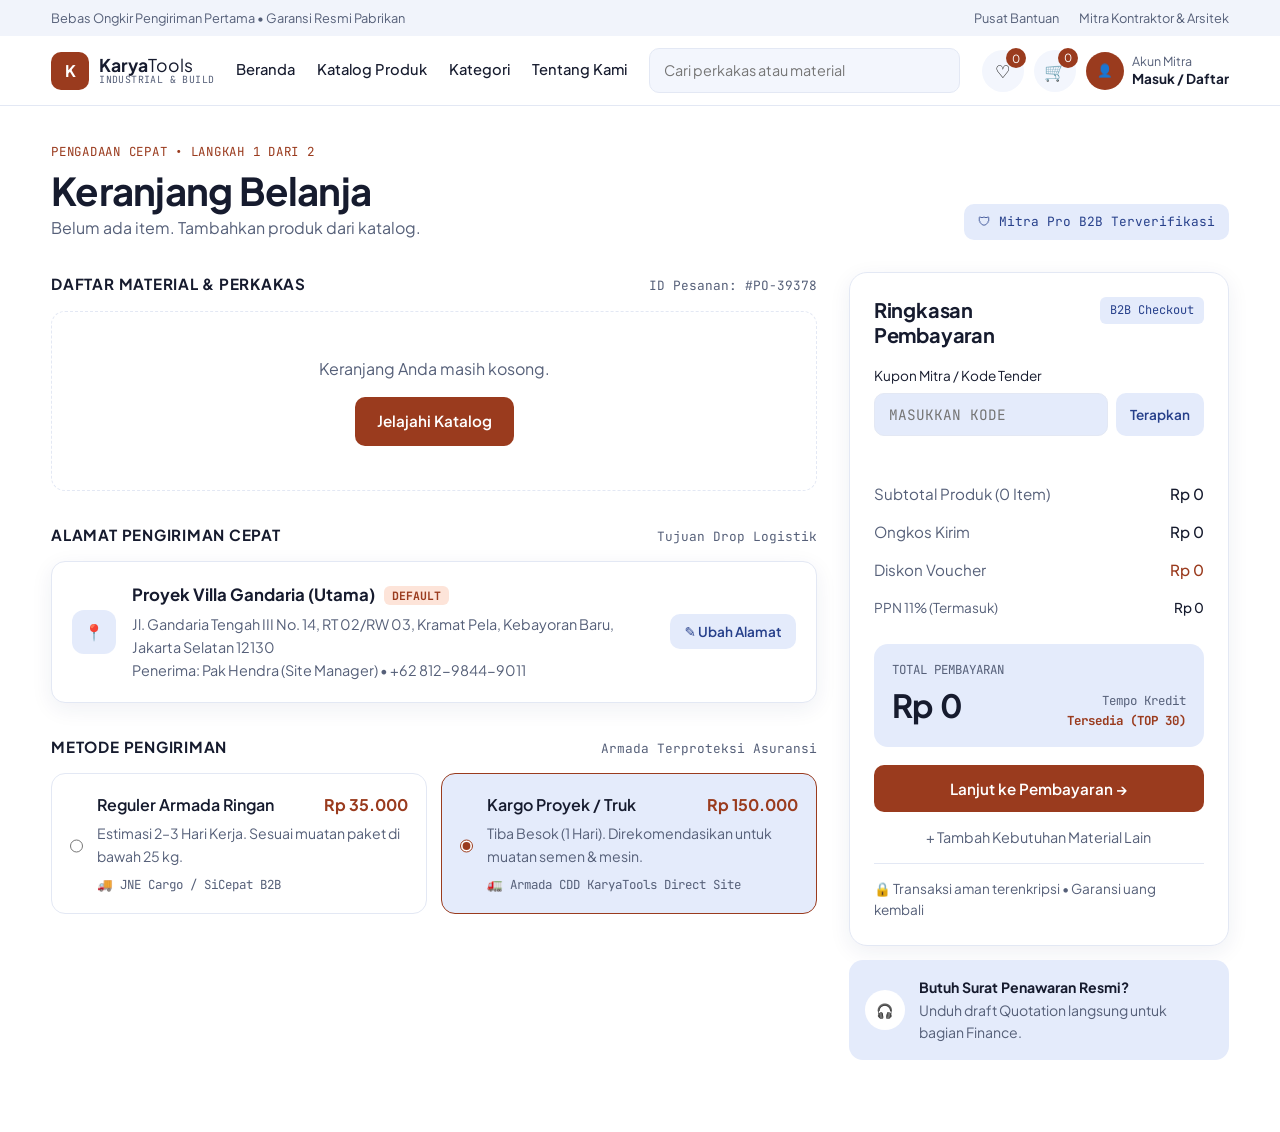
<file: keranjang.html>
<!DOCTYPE html>
<html lang="id">
<head>
  <meta charset="UTF-8">
  <meta name="viewport" content="width=device-width, initial-scale=1.0">
  <title>Keranjang Belanja - KaryaTools</title>
  <link rel="preconnect" href="https://fonts.googleapis.com">
  <link href="https://fonts.googleapis.com/css2?family=Plus+Jakarta+Sans:wght@400;500;600;700&family=JetBrains+Mono:wght@500&display=swap" rel="stylesheet">
  <link rel="stylesheet" href="css/style.css">
  <link rel="stylesheet" href="css/cart.css">
</head>
<body>

  <div class="topbar">
    <div class="container topbar__inner">
      <span>Bebas Ongkir Pengiriman Pertama • Garansi Resmi Pabrikan</span>
      <div class="topbar__links">
        <a href="#">Pusat Bantuan</a>
        <a href="#">Mitra Kontraktor & Arsitek</a>
      </div>
    </div>
  </div>

  <header class="navbar">
    <div class="container navbar__inner">
      <a href="index.html" class="logo">
        <span class="logo__mark">K</span>
        <span class="logo__text"><span><strong>Karya</strong>Tools</span><small>INDUSTRIAL & BUILD</small></span>
      </a>

      <nav class="menu" id="menu">
        <a href="index.html#beranda">Beranda</a>
        <a href="katalog.html">Katalog Produk</a>
        <a href="index.html#kategori">Kategori</a>
        <a href="index.html#tentang">Tentang Kami</a>
      </nav>

      <form class="search" action="index.html" method="get">
        <input type="search" name="q" placeholder="Cari perkakas atau material" aria-label="Cari produk">
      </form>

      <div class="actions">
        <button class="icon-btn" aria-label="Wishlist">♡<span class="badge" id="wishCount">0</span></button>
        <a href="keranjang.html" class="icon-btn" aria-label="Keranjang">🛒<span class="badge" id="cartCount">0</span></a>
        <a href="#" class="account"><span class="avatar">👤</span><span>Akun Mitra<br><strong>Masuk / Daftar</strong></span></a>
        <button class="hamburger" id="hamburger" aria-label="Buka menu">☰</button>
      </div>
    </div>
  </header>

  <main class="container cart-page">
    <div class="cart-head">
      <div>
        <span class="eyebrow">Pengadaan Cepat • <em>Langkah 1 dari 2</em></span>
        <h1>Keranjang Belanja</h1>
        <p id="cartSubtitle"></p>
      </div>
      <span class="verified">🛡 Mitra Pro B2B Terverifikasi</span>
    </div>

    <div class="cart-layout">
      <div class="cart-main">

        <div class="block-head"><h2>Daftar Material & Perkakas</h2><small id="orderId"></small></div>
        <div id="cartItems"></div>

        <div class="block-head"><h2>Alamat Pengiriman Cepat</h2><small>Tujuan Drop Logistik</small></div>
        <div class="addr">
          <span class="addr__pin">📍</span>
          <div class="addr__body">
            <h3>Proyek Villa Gandaria (Utama) <span class="pill">DEFAULT</span></h3>
            <p>Jl. Gandaria Tengah III No. 14, RT 02/RW 03, Kramat Pela, Kebayoran Baru, Jakarta Selatan 12130</p>
            <p>Penerima: Pak Hendra (Site Manager) • +62 812-9844-9011</p>
          </div>
          <button class="btn btn--soft btn--sm" id="editAddr">✎ Ubah Alamat</button>
        </div>

        <div class="block-head"><h2>Metode Pengiriman</h2><small>Armada Terproteksi Asuransi</small></div>
        <div class="ship">
          <label class="ship__opt" id="optReguler">
            <input type="radio" name="ship" value="reguler">
            <div class="ship__body">
              <div class="ship__row"><span>Reguler Armada Ringan</span><b>Rp 35.000</b></div>
              <p>Estimasi 2–3 Hari Kerja. Sesuai muatan paket di bawah 25 kg.</p>
              <small id="regulerNote">🚚 JNE Cargo / SiCepat B2B</small>
            </div>
          </label>
          <label class="ship__opt" id="optTruk">
            <input type="radio" name="ship" value="truk">
            <div class="ship__body">
              <div class="ship__row"><span>Kargo Proyek / Truk</span><b>Rp 150.000</b></div>
              <p>Tiba Besok (1 Hari). Direkomendasikan untuk muatan semen & mesin.</p>
              <small>🚛 Armada CDD KaryaTools Direct Site</small>
            </div>
          </label>
        </div>
      </div>

      <aside class="cart-side">
        <div class="sum">
          <div class="sum__head">
            <h2>Ringkasan Pembayaran</h2>
            <span class="tag-mono">B2B Checkout</span>
          </div>

          <label for="couponInput">Kupon Mitra / Kode Tender</label>
          <div class="coupon">
            <input id="couponInput" placeholder="Masukkan kode" autocomplete="off">
            <button class="btn btn--soft btn--sm" id="couponBtn">Terapkan</button>
          </div>
          <p class="coupon__msg" id="couponMsg"></p>

          <dl class="rows">
            <div><dt id="lblSub">Subtotal Produk</dt><dd id="sumSub">Rp 0</dd></div>
            <div><dt>Ongkos Kirim</dt><dd id="sumShip">Rp 0</dd></div>
            <div class="disc"><dt>Diskon Voucher</dt><dd id="sumDisc">Rp 0</dd></div>
            <div class="ppn"><dt>PPN 11% (Termasuk)</dt><dd id="sumPpn">Rp 0</dd></div>
          </dl>

          <div class="total">
            <div><small>TOTAL PEMBAYARAN</small><strong id="sumTotal">Rp 0</strong></div>
            <div class="top">Tempo Kredit<b>Tersedia (TOP 30)</b></div>
          </div>

          <button class="btn btn--primary btn--block" id="checkoutBtn">Lanjut ke Pembayaran →</button>
          <a href="index.html#produk" class="add-more">+ Tambah Kebutuhan Material Lain</a>
          <p class="secure">🔒 Transaksi aman terenkripsi • Garansi uang kembali</p>
        </div>

        <a href="#" class="quote" id="quoteBtn">
          <span class="quote__icon">🎧</span>
          <span><strong>Butuh Surat Penawaran Resmi?</strong><br>Unduh draft Quotation langsung untuk bagian Finance.</span>
        </a>
      </aside>
    </div>
  </main>

  <!-- FOOTER: salin seluruh blok <footer class="footer">...</footer> dari index.html ke sini -->

  <div class="toast" id="toast" role="status" aria-live="polite"></div>

  <script src="js/data.js"></script>
  <script src="js/cart.js"></script>
</body>
</html>
</file>
<file: css/style.css>
:root{
  --bg:#ffffff; --tint:#f3f6fd; --ink:#161b2e; --muted:#566079;
  --primary:#9a3b1e; --primary-dark:#7d2f17; --soft:#e4ebfb; --soft-ink:#27408b;
  --line:#e3e8f4; --radius:14px; --shadow:0 6px 22px rgba(30,45,100,.07);
  --font:"Plus Jakarta Sans",system-ui,sans-serif; --mono:"JetBrains Mono",monospace;
}
*{box-sizing:border-box;margin:0;padding:0}
html{scroll-behavior:smooth}
body{font-family:var(--font);color:var(--ink);background:var(--bg);line-height:1.6;font-size:16px}
img{max-width:100%;display:block}
a{color:inherit;text-decoration:none}
button{font-family:inherit;cursor:pointer;border:none}
.container{width:min(1180px,92%);margin-inline:auto}
a.icon-btn{display:grid;place-items:center}

/* Topbar & navbar */
.topbar{background:#f1f4fb;font-size:.8rem;color:var(--muted)}
.topbar__inner{display:flex;justify-content:space-between;padding:8px 0;gap:12px;flex-wrap:wrap}
.topbar__links{display:flex;gap:20px}
.navbar{position:sticky;top:0;z-index:50;background:rgba(255,255,255,.92);backdrop-filter:blur(8px);border-bottom:1px solid var(--line)}
.navbar__inner{display:flex;align-items:center;gap:22px;padding:12px 0}
.logo{display:flex;align-items:center;gap:10px}
.logo__mark{width:38px;height:38px;border-radius:10px;background:var(--primary);color:#fff;display:grid;place-items:center;font-weight:700}
.logo__text{display:flex;flex-direction:column;line-height:1.1;font-size:1.1rem}
.logo__text small{font-family:var(--mono);font-size:.62rem;color:var(--muted);letter-spacing:.04em}
.menu{display:flex;gap:22px;font-size:.92rem;font-weight:500}
.menu a{padding:6px 0;border-bottom:2px solid transparent}
.menu a:hover,.menu a.active{color:var(--primary);border-color:var(--primary)}
.search{flex:1;max-width:340px}
.search input{width:100%;padding:10px 14px;border-radius:10px;border:1px solid var(--line);background:var(--tint);font:inherit;font-size:.9rem}
.search input:focus,.newsletter__form input:focus{outline:2px solid var(--primary);outline-offset:1px}
.actions{display:flex;align-items:center;gap:10px;margin-left:auto}
.icon-btn{position:relative;width:42px;height:42px;border-radius:50%;background:var(--tint);font-size:1.1rem}
.badge{position:absolute;top:-2px;right:-2px;min-width:20px;height:20px;border-radius:99px;background:var(--primary);color:#fff;font-size:.7rem;display:grid;place-items:center;padding:0 5px}
.account{display:flex;align-items:center;gap:8px;font-size:.78rem;line-height:1.25;color:var(--muted)}
.account strong{color:var(--ink);font-size:.85rem}
.avatar{width:38px;height:38px;border-radius:50%;background:var(--primary);display:grid;place-items:center}
.hamburger{display:none;background:var(--tint);width:42px;height:42px;border-radius:10px;font-size:1.2rem}

/* Buttons */
.btn{display:inline-flex;align-items:center;gap:8px;padding:12px 22px;border-radius:10px;font-weight:600;font-size:.95rem;transition:.2s}
.btn--primary{background:var(--primary);color:#fff}
.btn--primary:hover{background:var(--primary-dark)}
.btn--soft{background:var(--soft);color:var(--soft-ink)}
.btn--soft:hover{filter:brightness(.95)}
.btn--sm{padding:9px 14px;font-size:.85rem}

/* Hero */
.hero{padding:56px 0 64px;background:radial-gradient(900px 400px at 20% 0%,#fdf2ec 0,transparent 60%)}
.hero__inner{display:grid;grid-template-columns:1.15fr 1fr;gap:40px;align-items:center}
.chip{display:inline-block;font-family:var(--mono);font-size:.78rem;background:var(--soft);color:var(--soft-ink);padding:6px 14px;border-radius:99px;margin-bottom:20px}
.hero h1{font-size:clamp(2rem,4.4vw,3.2rem);line-height:1.15;letter-spacing:-.02em;margin-bottom:16px}
.hero__text>p{color:var(--muted);max-width:520px;margin-bottom:26px}
.hero__cta{display:flex;gap:12px;flex-wrap:wrap;margin-bottom:24px}
.trust{display:inline-flex;align-items:center;gap:14px;background:var(--tint);padding:12px 16px;border-radius:12px;font-size:.85rem;color:var(--muted);margin-bottom:18px}
.trust strong{color:var(--ink)}
.trust__avatars{display:flex}
.trust__avatars span{width:32px;height:32px;border-radius:50%;background:var(--primary);color:#fff;font-size:.7rem;font-weight:700;display:grid;place-items:center;border:2px solid #fff;margin-left:-8px}
.trust__avatars span:first-child{margin-left:0}
.hero__facts{list-style:none;display:flex;gap:22px;flex-wrap:wrap;font-size:.85rem;color:var(--muted)}
.hero__frame{background:var(--soft);padding:18px;border-radius:20px}
.hero__frame img{width:100%;aspect-ratio:4/3;object-fit:cover;border-radius:12px}
.hero__note{display:flex;justify-content:space-between;align-items:center;gap:10px;background:#fff;margin-top:-52px;position:relative;margin-inline:12px;padding:14px 16px;border-radius:12px;box-shadow:var(--shadow);font-size:.88rem;font-weight:600}
.hero__note small{font-family:var(--mono);font-weight:500;color:var(--muted);font-size:.78rem}
.hero__note b{font-family:var(--mono);color:var(--primary);font-size:.85rem}

/* Sections */
.section{padding:72px 0}
.section--tint{background:var(--tint)}
.section--tight{padding:48px 0}
.section__head{display:flex;justify-content:space-between;align-items:flex-end;gap:24px;margin-bottom:28px;flex-wrap:wrap}
.section__head>p{max-width:440px;color:var(--muted);font-size:.92rem}
.eyebrow{display:block;font-family:var(--mono);font-size:.78rem;text-transform:uppercase;letter-spacing:.06em;color:var(--primary);margin-bottom:6px}
h2{font-size:clamp(1.5rem,3vw,2rem);letter-spacing:-.01em}
.link{color:var(--primary);font-weight:600;font-size:.92rem}

/* Kategori */
.categories{display:grid;grid-template-columns:repeat(6,1fr);gap:14px}
.cat{background:#fff;border:1px solid var(--line);border-radius:var(--radius);padding:18px;display:flex;flex-direction:column;gap:4px;box-shadow:var(--shadow);transition:.2s}
.cat:hover{transform:translateY(-3px);border-color:var(--primary)}
.cat__icon{width:42px;height:42px;border-radius:10px;background:var(--soft);display:grid;place-items:center;font-size:1.2rem;margin-bottom:10px}
.cat small{font-family:var(--mono);font-size:.78rem;color:var(--muted)}

/* Produk */
.products{display:grid;grid-template-columns:repeat(4,1fr);gap:18px}
.card{background:#fff;border:1px solid var(--line);border-radius:var(--radius);padding:12px;display:flex;flex-direction:column;box-shadow:var(--shadow);transition:.2s}
.card:hover{transform:translateY(-4px)}
.card__media{position:relative;background:var(--soft);border-radius:10px;aspect-ratio:1/0.85;display:grid;place-items:center;padding:14px;overflow:hidden}
.card__media img{max-height:100%;object-fit:contain;mix-blend-mode:multiply}
.card__spec{position:absolute;top:10px;left:10px;background:#fff;font-family:var(--mono);font-size:.75rem;padding:3px 8px;border-radius:6px}
.card__wish{position:absolute;top:8px;right:8px;width:34px;height:34px;border-radius:50%;background:#fff;color:var(--muted);font-size:1.05rem}
.card__wish.on{color:#d6336c}
.card__body{display:flex;flex-direction:column;gap:4px;padding:14px 4px 4px;flex:1}
.card__brand{font-family:var(--mono);font-size:.78rem;color:var(--muted)}
.card h3{font-size:.95rem;line-height:1.4;min-height:2.7em}
.card__rate{font-size:.85rem;font-weight:600}
.card__rate span{font-family:var(--mono);font-weight:500;color:var(--muted);font-size:.78rem}
.card__foot{display:flex;justify-content:space-between;align-items:flex-end;gap:8px;margin-top:auto;padding-top:10px}
.card__foot small{display:block;color:var(--muted);font-size:.78rem}
.card__foot strong{font-size:1.05rem}
.empty{text-align:center;color:var(--muted);padding:30px 0}

/* Keunggulan */
.features{display:grid;grid-template-columns:repeat(3,1fr);gap:18px}
.feature{background:#fff;border:1px solid var(--line);border-radius:var(--radius);padding:24px;box-shadow:var(--shadow)}
.feature__icon{display:grid;place-items:center;width:46px;height:46px;border-radius:12px;background:var(--soft);font-size:1.3rem;margin-bottom:14px}
.feature h3{margin-bottom:8px;font-size:1.05rem}
.feature p{color:var(--muted);font-size:.9rem}

/* Newsletter */
.newsletter{background:#fff;border-radius:18px;padding:32px;display:flex;justify-content:space-between;align-items:center;gap:28px;flex-wrap:wrap;box-shadow:var(--shadow)}
.newsletter h2{font-size:1.4rem;margin-bottom:6px}
.newsletter p{color:var(--muted);font-size:.9rem;max-width:480px}
.newsletter__form{display:flex;gap:10px;flex-wrap:wrap}
.newsletter__form input{padding:12px 14px;border:1px solid var(--line);border-radius:10px;font:inherit;min-width:260px}

/* Footer */
.footer{background:#fff;border-top:1px solid var(--line);padding-top:56px}
.footer__grid{display:grid;grid-template-columns:1.4fr 1fr 1fr 1.2fr;gap:32px}
.footer p,.footer a{font-size:.88rem;color:var(--muted)}
.footer p{margin:12px 0}
.footer h4{font-size:.9rem;margin-bottom:14px}
.footer__grid a{display:block;padding:4px 0}
.footer a:hover{color:var(--primary)}
.iso{font-family:var(--mono);font-size:.78rem;color:var(--muted)}
.footer__bottom{display:flex;justify-content:space-between;align-items:center;gap:16px;flex-wrap:wrap;padding:24px 0;margin-top:36px;border-top:1px solid var(--line);font-size:.85rem;color:var(--muted)}
.pay{display:flex;gap:8px;flex-wrap:wrap}
.pay span{font-family:var(--mono);font-size:.75rem;background:var(--soft);color:var(--soft-ink);padding:5px 10px;border-radius:6px}

/* Toast */
.toast{position:fixed;bottom:24px;left:50%;transform:translate(-50%,30px);background:var(--ink);color:#fff;padding:12px 20px;border-radius:10px;font-size:.9rem;opacity:0;pointer-events:none;transition:.3s;z-index:100;max-width:90%}
.toast.show{opacity:1;transform:translate(-50%,0)}

/* Responsive */
@media(max-width:1024px){
  .products{grid-template-columns:repeat(3,1fr)}
  .categories{grid-template-columns:repeat(3,1fr)}
  .account span:last-child{display:none}
}
@media(max-width:860px){
  .hero__inner{grid-template-columns:1fr}
  .features{grid-template-columns:1fr}
  .footer__grid{grid-template-columns:1fr 1fr}
  .hamburger{display:block}
  .menu{display:none;position:absolute;top:100%;left:0;right:0;background:#fff;flex-direction:column;padding:12px 4%;border-bottom:1px solid var(--line)}
  .menu.open{display:flex}
  .search{display:none}
}
@media(max-width:560px){
  .products{grid-template-columns:repeat(2,1fr);gap:12px}
  .categories{grid-template-columns:repeat(2,1fr)}
  .footer__grid{grid-template-columns:1fr}
  .topbar__links{display:none}
  .newsletter__form input{min-width:0;width:100%}
}
</file>
<file: css/cart.css>
.cart-page{padding:36px 0 72px}
.cart-head{display:flex;justify-content:space-between;align-items:flex-end;gap:16px;flex-wrap:wrap;margin-bottom:32px}
.cart-head em{font-style:normal;color:var(--primary)}
.cart-head h1{font-size:clamp(1.8rem,4vw,2.4rem);letter-spacing:-.02em;line-height:1.2}
.cart-head p{color:var(--muted)}
.verified{font-family:var(--mono);font-size:.8rem;background:var(--soft);color:var(--soft-ink);padding:8px 14px;border-radius:10px}

.cart-layout{display:grid;grid-template-columns:1fr 380px;gap:32px;align-items:start}
.block-head{display:flex;justify-content:space-between;align-items:baseline;gap:12px;margin:32px 0 14px}
.block-head:first-child{margin-top:0}
.block-head h2{font-size:.95rem;text-transform:uppercase;letter-spacing:.05em}
.block-head small{font-family:var(--mono);font-size:.8rem;color:var(--muted)}

/* Item keranjang */
.ci{display:grid;grid-template-columns:100px 1fr auto;gap:18px;align-items:center;background:#fff;border:1px solid var(--line);border-radius:var(--radius);padding:16px;margin-bottom:14px;box-shadow:var(--shadow)}
.ci__img{background:var(--soft);border-radius:10px;aspect-ratio:1;display:grid;place-items:center;padding:8px}
.ci__img img{max-height:100%;object-fit:contain;mix-blend-mode:multiply}
.ci__sku{font-family:var(--mono);font-size:.78rem;color:var(--muted)}
.ci__sku em{font-style:normal;color:var(--primary)}
.ci h3{font-size:1.05rem;margin:2px 0 8px}
.ci__tag{background:var(--soft);color:var(--soft-ink);font-family:var(--mono);font-size:.78rem;padding:3px 10px;border-radius:6px;margin-right:8px}
.ci__note{font-size:.85rem;color:var(--muted)}
.ci__side{display:flex;flex-direction:column;align-items:flex-end;gap:4px}
.ci__total{font-size:1.2rem;white-space:nowrap}
.ci__unit{font-family:var(--mono);font-size:.78rem;color:var(--muted)}
.ci__ctrl{display:flex;align-items:center;gap:10px;margin-top:8px}
.qty{display:flex;align-items:center;background:var(--soft);border-radius:8px}
.qty button{width:32px;height:32px;background:none;font-size:1.1rem;color:var(--soft-ink)}
.qty span{min-width:32px;text-align:center;font-family:var(--mono);font-weight:700}
.ci__del{background:none;width:34px;height:34px;border-radius:8px;font-size:1.05rem;color:var(--muted)}
.ci__del:hover{background:#fde8e8;color:#c0392b}
.empty-cart{background:#fff;border:1px dashed var(--line);border-radius:var(--radius);padding:44px 20px;text-align:center;color:var(--muted)}
.empty-cart p{margin-bottom:16px}

/* Alamat */
.addr{display:flex;gap:16px;align-items:center;background:#fff;border:1px solid var(--line);border-radius:var(--radius);padding:20px;box-shadow:var(--shadow)}
.addr__pin{width:44px;height:44px;border-radius:12px;background:var(--soft);display:grid;place-items:center;flex-shrink:0}
.addr__body{flex:1}
.addr__body h3{font-size:1.05rem;margin-bottom:4px}
.addr__body p{color:var(--muted);font-size:.9rem}
.pill{background:#fde4d9;color:var(--primary);font-family:var(--mono);font-size:.72rem;padding:2px 8px;border-radius:6px;margin-left:6px;vertical-align:middle}

/* Metode pengiriman */
.ship{display:grid;grid-template-columns:1fr 1fr;gap:14px}
.ship__opt{display:flex;gap:14px;background:#fff;border:1px solid var(--line);border-radius:var(--radius);padding:18px;cursor:pointer;transition:.2s}
.ship__opt:has(input:checked){background:var(--soft);border-color:var(--primary)}
.ship__opt.disabled{opacity:.55;cursor:not-allowed}
.ship__opt input{accent-color:var(--primary);margin-top:5px}
.ship__body{flex:1}
.ship__row{display:flex;justify-content:space-between;gap:10px;font-weight:600;margin-bottom:4px}
.ship__row b{color:var(--primary);white-space:nowrap}
.ship__body p{color:var(--muted);font-size:.88rem}
.ship__body small{display:block;margin-top:8px;font-family:var(--mono);font-size:.78rem;color:var(--muted)}

/* Ringkasan */
.cart-side{position:sticky;top:96px;display:flex;flex-direction:column;gap:14px}
.sum{background:#fff;border:1px solid var(--line);border-radius:18px;padding:24px;box-shadow:var(--shadow)}
.sum__head{display:flex;justify-content:space-between;align-items:flex-start;gap:10px;margin-bottom:18px}
.sum__head h2{font-size:1.25rem;line-height:1.25}
.tag-mono{font-family:var(--mono);font-size:.75rem;background:var(--soft);color:var(--soft-ink);padding:4px 10px;border-radius:6px;white-space:nowrap}
.sum label{display:block;font-size:.85rem;margin-bottom:6px}
.coupon{display:flex;gap:8px}
.coupon input{flex:1;min-width:0;padding:11px 14px;border:1px solid var(--line);background:var(--soft);border-radius:10px;font-family:var(--mono);font-size:.9rem;text-transform:uppercase}
.coupon input:focus{outline:2px solid var(--primary);outline-offset:1px}
.coupon__msg{font-family:var(--mono);font-size:.78rem;margin:8px 0 16px;min-height:1.2em}
.coupon__msg.ok{color:#1c8a5c}
.coupon__msg.err{color:#c0392b}
.rows{margin-bottom:18px}
.rows div{display:flex;justify-content:space-between;gap:10px;padding:7px 0;color:var(--muted);font-size:.95rem}
.rows dd{color:var(--ink);font-weight:500}
.rows .disc dd{color:var(--primary)}
.rows .ppn{font-size:.85rem}
.total{background:var(--soft);border-radius:14px;padding:16px 18px;margin-bottom:18px;display:flex;justify-content:space-between;align-items:flex-end;gap:12px;flex-wrap:wrap}
.total small{display:block;font-family:var(--mono);font-size:.78rem;color:var(--muted)}
.total strong{font-size:clamp(1.6rem,3vw,2rem);white-space:nowrap;letter-spacing:-.01em}
.total .top{font-family:var(--mono);font-size:.78rem;color:var(--muted);text-align:right}
.total .top b{display:block;color:var(--primary)}
.btn--block{width:100%;justify-content:center;padding:14px}
.add-more{display:block;text-align:center;margin:14px 0;font-size:.9rem;color:var(--muted)}
.add-more:hover{color:var(--primary)}
.secure{font-size:.85rem;color:var(--muted);border-top:1px solid var(--line);padding-top:14px}
.quote{display:flex;gap:14px;align-items:center;background:var(--soft);border-radius:var(--radius);padding:16px;font-size:.88rem;color:var(--muted)}
.quote strong{color:var(--ink)}
.quote__icon{width:40px;height:40px;border-radius:50%;background:#fff;display:grid;place-items:center;flex-shrink:0}

/* Responsive */
@media(max-width:960px){
  .cart-layout{grid-template-columns:1fr}
  .cart-side{position:static}
}
@media(max-width:640px){
  .ci{grid-template-columns:72px 1fr}
  .ci__side{grid-column:1/-1;flex-direction:row;flex-wrap:wrap;justify-content:space-between;align-items:center}
  .ship{grid-template-columns:1fr}
  .addr{flex-wrap:wrap}
}
</file>
